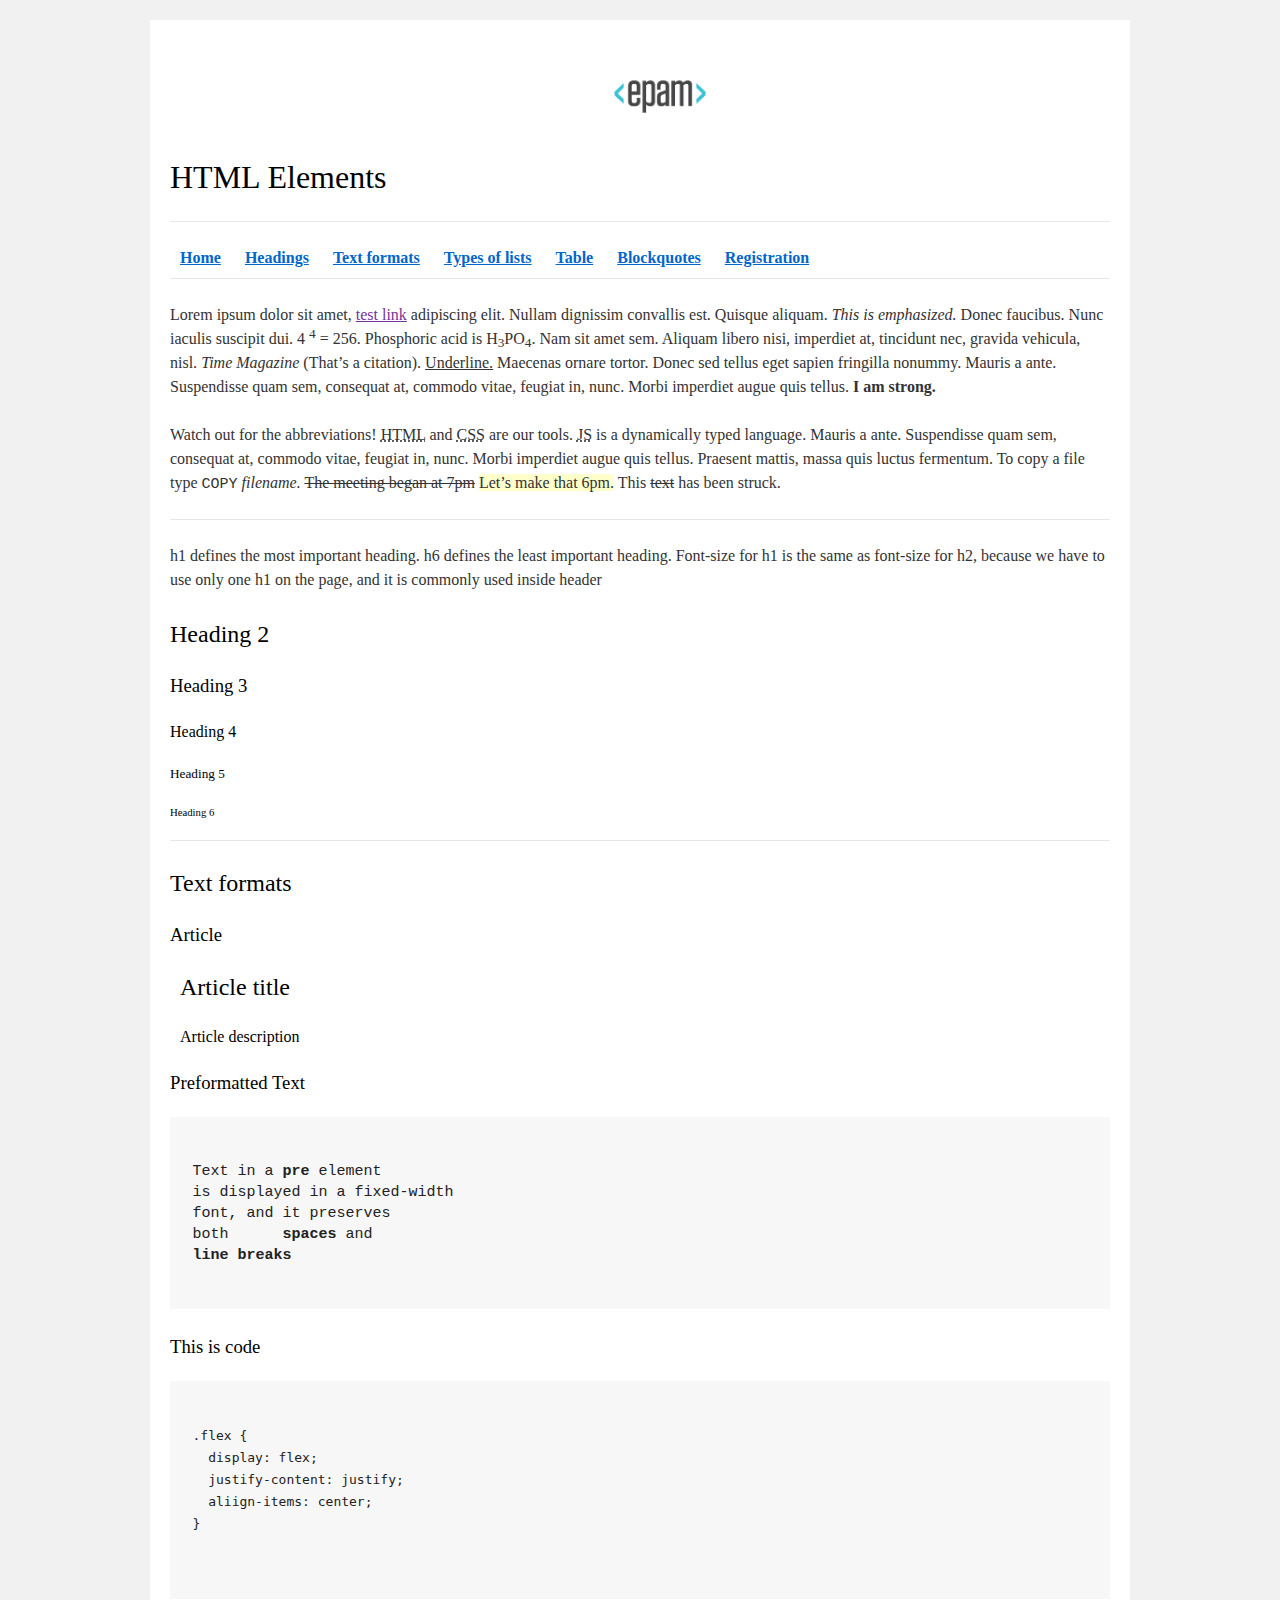
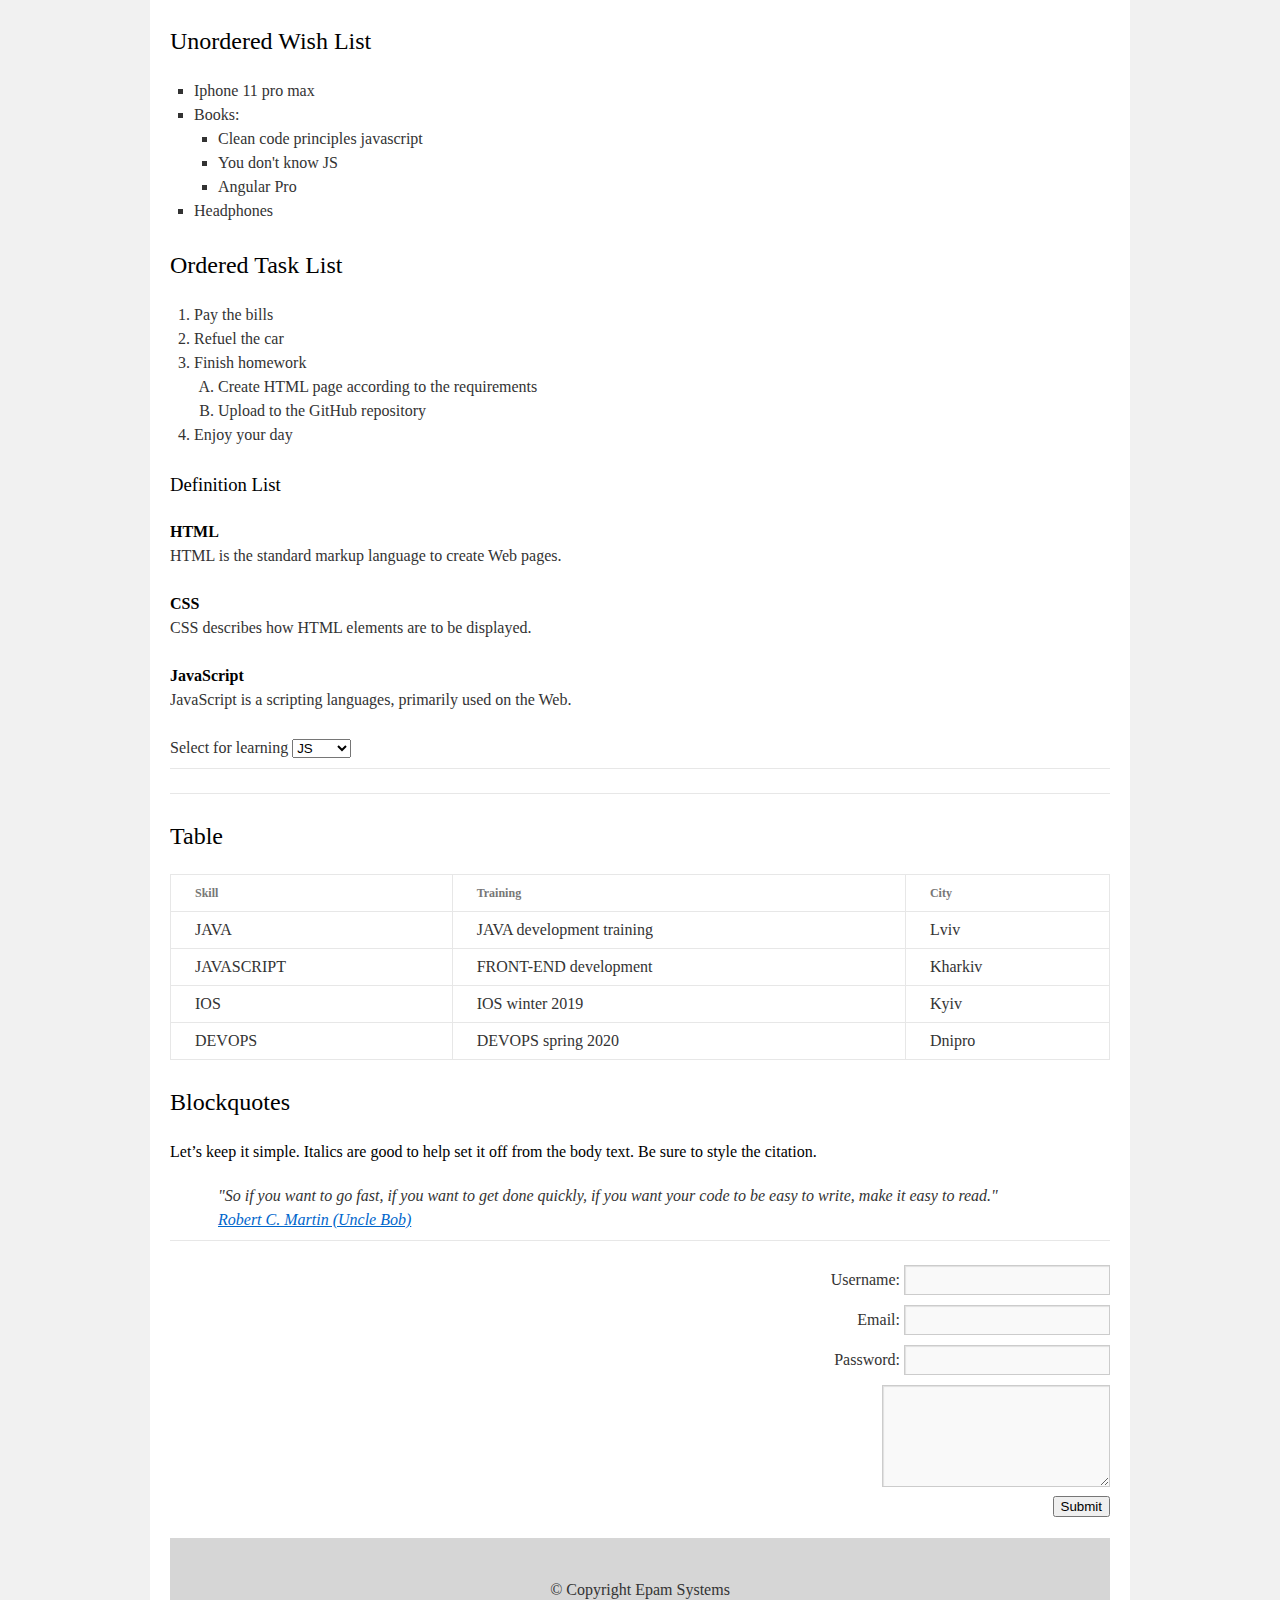
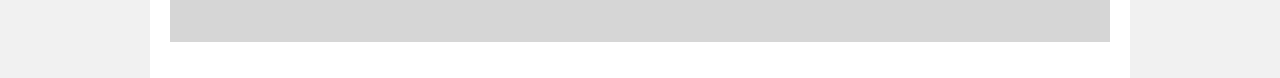
<file: Fl12_HW1/homework/index.html>
<!DOCTYPE html>
<html lang="en">

<head>
  <meta charset="utf-8">
  <title>HTML Basics</title>
  <link rel="stylesheet" href="style.css">
</head>

<body>
  <div id="wrapper">
    <div id="main">
      <div id="container">
        <div id="content" role="main">
          <header>
              <img src="logo.png" alt="epam">
              <h1>HTML Elements</h1>
              <hr>
              <nav>
                <a href="#Home"><b>Home</b></a>
                <a href="#Headings"><b>Headings</b></a>
                <a href="#TextFormats"><b>Text formats</b></a>
                <a href="#TypesOfLists"><b>Types of lists</b></a>
                <a href="#Table"><b>Table</b></a>
                <a href="#Blockquotes"><b>Blockquotes</b></a>
                <a href="#Registration"><b>Registration</b></a>
              </nav>
              <hr>
          </header>
          <div id="Home">
            <p>
              Lorem ipsum dolor sit amet,
                <a href=""> test link</a>
                adipiscing elit.
                Nullam dignissim convallis est. Quisque aliquam.
                <em>This is emphasized.</em> 
                Donec faucibus. Nunc iaculis suscipit dui. 4
                <sup>4</sup> = 256.
                Phosphoric acid is H<sub>3</sub>PO<sub>4</sub>.
                Nam sit amet sem. Aliquam libero nisi, imperdiet at, tincidunt nec, gravida vehicula, nisl.
                <em>Time Magazine</em>
                (That’s a citation).
                <u>Underline.</u>
                Maecenas ornare tortor. Donec sed tellus eget sapien fringilla nonummy. Mauris a ante. Suspendisse quam sem, consequat at, commodo vitae, feugiat in, nunc. Morbi imperdiet augue quis tellus.
                <strong>I am strong.</strong>
              </p>
              <p>
                Watch out for the abbreviations!
                <abbr title="Hyper Text Markup Language">HTML</abbr>
                and
                <abbr title="Cascading Style Sheets">CSS</abbr>
                are our tools.
                <abbr title="JavaScript">JS</abbr>
                is a dynamically typed language.
                Mauris a ante. Suspendisse quam sem, consequat at, commodo vitae, feugiat in, nunc. Morbi imperdiet augue quis tellus. Praesent mattis, massa quis luctus fermentum. To copy a file type
                <kbd>COPY</kbd>
                <em>filename.</em>
                <del>The meeting began at 7pm</del>
                <ins>Let’s make that 6pm.</ins>
                This <s>text</s> has been struck.
              </p>
          </div>
          <hr>
          <div id="Headings">
            <p>
              h1 defines the most important heading. h6 defines the least important heading. Font-size for h1 is the same as font-size for h2, because we have to use only one h1 on the page, and it is commonly used inside header
            </p>
            <h2>Heading 2</h2>
            <h3>Heading 3</h3>
            <h4>Heading 4</h4>
            <h5>Heading 5</h5>
            <h6>Heading 6</h6>
          </div>
          <hr>
          <div id="TextFormats">
            <h2>Text formats</h2>
            <h3>Article</h3>
            <article>
              <h2>Article title</h2>
              <h4>Article description</h4>
            </article>
            <h3>Preformatted Text</h3>
            <pre>

Text in a <b>pre</b> element<br>is displayed in a fixed-width<br>font, and it preserves <br>both      <b>spaces</b> and <br><b>line breaks</b>
            </pre>
            <h3>This is code</h3>
            <pre>

<code>.flex {<br>  display: flex;<br>  justify-content: justify;<br>  aliign-items: center;<br>}</code>
            
            </pre>
          </div>
          <div id="TypesOfLists">
            <h2>Unordered Wish List</h2>
            <ul>
              <li>
                Iphone 11 pro max
              </li>
              <li>
                Books:
                <ul>
                  <li>Clean code principles javascript</li>
                  <li>You don't know JS</li>
                  <li>Angular Pro</li>
                </ul>
              </li>
              <li>
                Headphones
              </li>
            </ul>
            <h2>Ordered Task List</h2>
            <ol>
              <li>Pay the bills</li>
              <li>Refuel the car</li>
              <li>
                Finish homework
                <ol>
                  <li>Create HTML page according to the requirements</li>
                  <li>Upload to the GitHub repository</li>
                </ol>
              </li>
              <li>Enjoy your day</li>
            </ol>
            <h3>Definition List</h3>
            <dl>
              <dt>HTML</dt>
              <dd>HTML is the standard markup language to create Web pages.</dd>
              <dt>CSS</dt>
              <dd>CSS describes how HTML elements are to be displayed.</dd>
              <dt>JavaScript</dt>
              <dd>JavaScript is a scripting languages, primarily used on the Web.</dd>
            </dl>
            <span>Select for learning</span>
            <select name="select">
              <option value="HTML">HTML</option>
              <option value="CSS">CSS</option>
              <option value="JavaScript" selected>JS</option>
            </select>
          </div>
          <hr>
          <hr>
          <div id="Table">
            <h2>Table</h2>
            <table>
              <thead>
                <tr>
                  <th>Skill</th>
                  <th>Training</th>
                  <th>City</th>
                </tr>
              </thead>
              <tbody>
                <tr>
                  <td>JAVA</td>
                  <td>JAVA development training</td>
                  <td>Lviv</td>
                </tr>
                <tr>
                  <td>JAVASCRIPT</td>
                  <td>FRONT-END development</td>
                  <td>Kharkiv</td>
                </tr>
                <tr>
                  <td>IOS</td>
                  <td>IOS winter 2019</td>
                  <td>Kyiv</td>
                </tr>
                <tr>
                  <td>DEVOPS</td>
                  <td>DEVOPS spring 2020</td>
                  <td>Dnipro</td>
                </tr>
              </tbody>
            </table>
          </div>
          <div id="Blockquotes">
            <h2>Blockquotes</h2>
            <h4>
              Let’s keep it simple. Italics are good to help set it off from the body text. Be sure to style the
              citation.
            </h4>
            <blockquote>
              "So if you want to go fast, if you want to get done quickly, if you want your code to be easy to write,
              make it easy to read."<br>
              <a href="https://en.wikipedia.org/wiki/Robert_C._Martin" target="blank">Robert C. Martin (Uncle Bob)</a>
            </blockquote>
          </div>
          <hr>
          <div id="Registration">
            <form>
              <label for="userName">Username:</label>
              <input type="text" id="userName"><br>
              <label for="email">Email:</label>
              <input type="email" id="email"><br>
              <label for="password">Password:</label>
              <input type="password" id="password"><br>
              <textarea cols="23" rows="4"></textarea><br>
              <button type="submit">Submit</button>
            </form>
          </div>
          <footer>
            <span>&copy; Copyright Epam Systems</span>
          </footer>
        </div>
      </div>
    </div>
  </div>
</body>

</html>
</file>
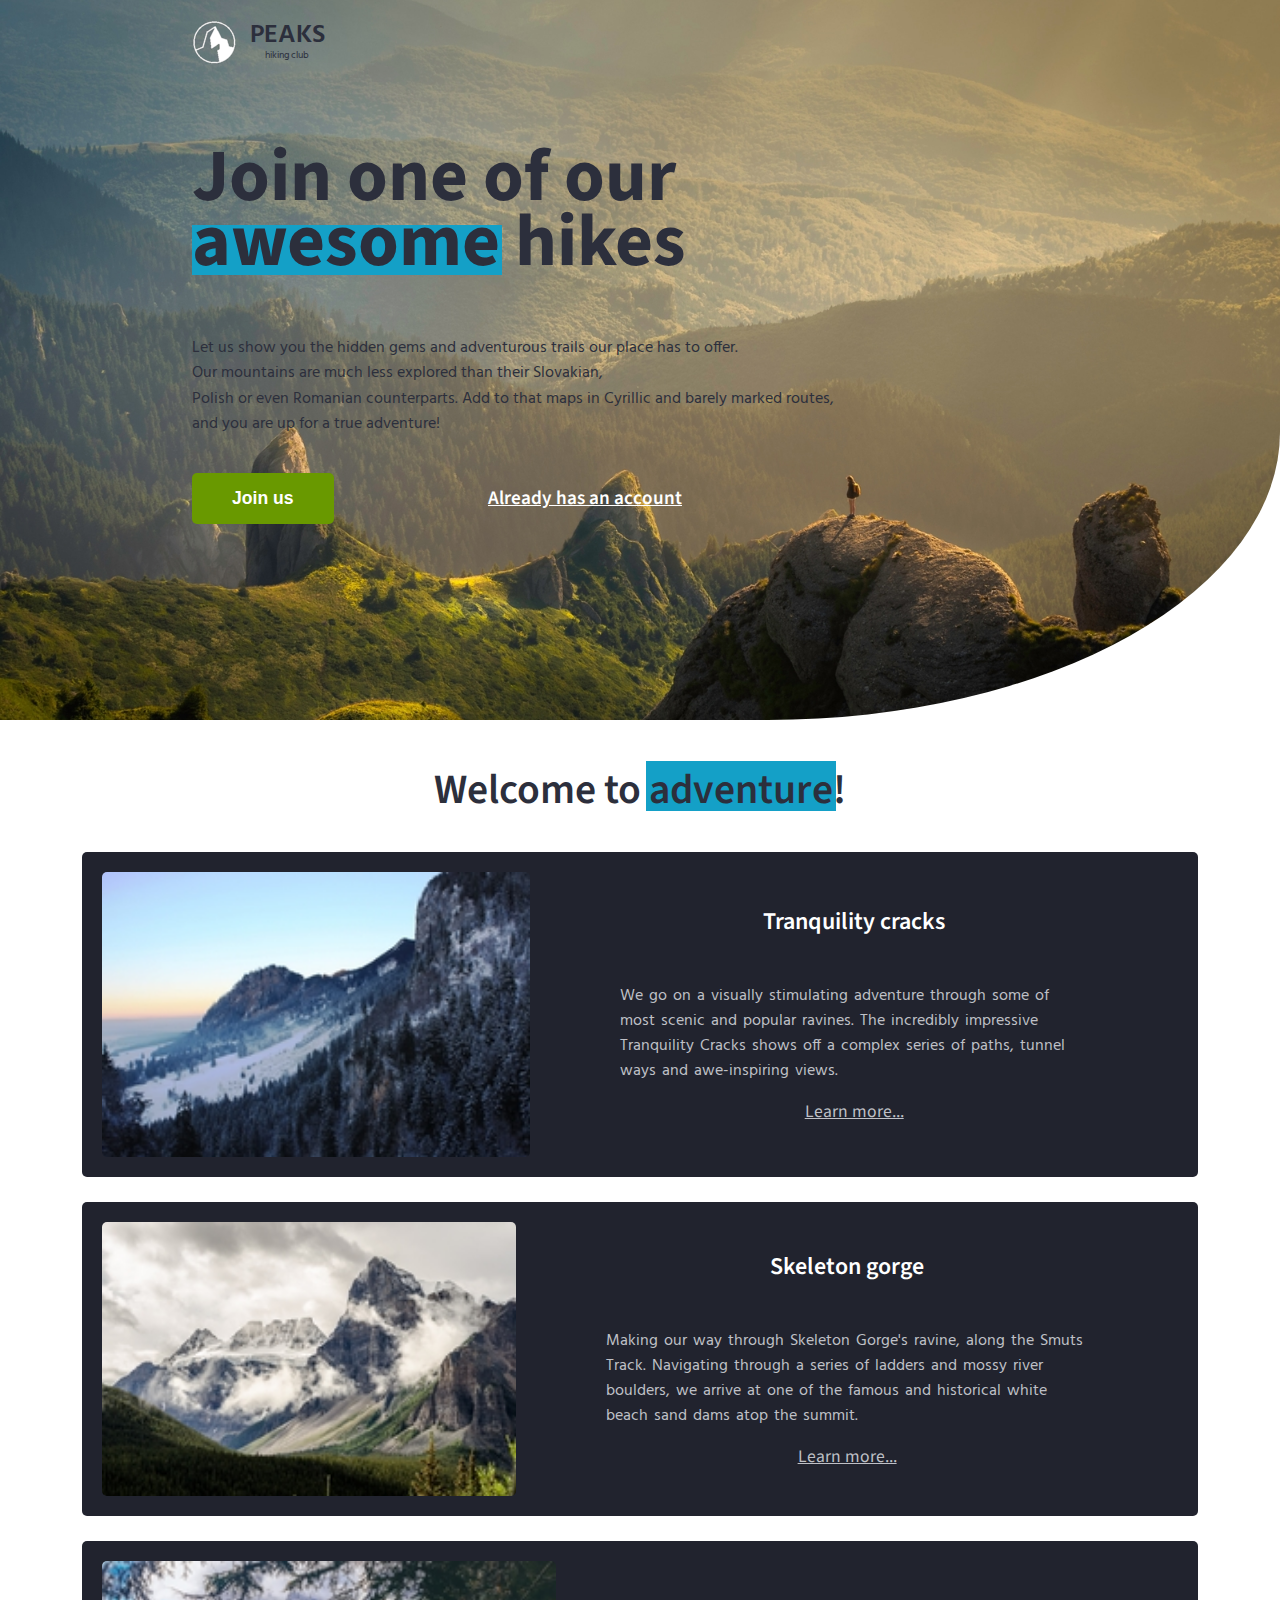
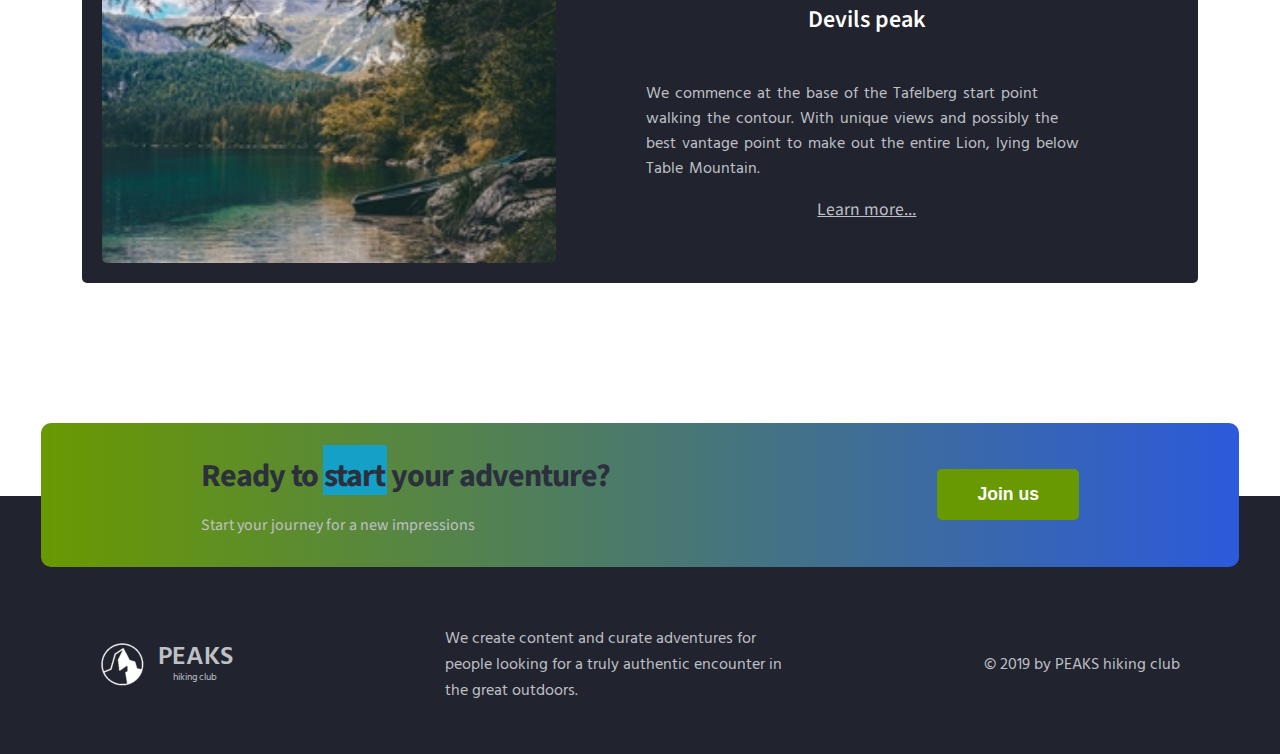
<file: FL12_HW3/homework/index.html>
<!DOCTYPE html>
<html lang="en">

<head>
    <meta charset="UTF-8">
    <meta name="viewport" content="width=device-width, initial-scale=1.0">
    <meta http-equiv="X-UA-Compatible" content="ie=edge">
    <link href="https://fonts.googleapis.com/css?family=Hind:400,600%7CSource+Sans+Pro:400,600,700%7CFresca"
          rel="stylesheet"/>

    <!-- Styles should be switched here: -->

    <link rel="stylesheet" type="text/css" href="css/style1.css">
        <!-- <link rel="stylesheet" type="text/css" href="css/style2.css"> -->

    <title>PEAKS hiking club</title>
</head>

<body>
<header class="header">
    <div class="header-wrap">
        <div class="landing-logo">
            <img src="img/m-logo.png" alt="logo"/>
            <p>PEAKS<span>hiking club</span></p>
        </div>
        <p class="header_heading">
            Join one of our awesome hikes
        </p>
        <p class="header_text">
            Let us show you the hidden gems and adventurous trails our place has to offer.
            Our mountains are much less explored than their Slovakian,
            Polish or even Romanian counterparts. Add to that maps in Cyrillic and barely marked routes,
            and you are up for a true adventure!
        </p>
        <div>
            <button class="header_button">Join us</button>
            <a href="#" class="login">Already has an account</a>
        </div>
    </div>
</header>
<main class="section">
    <p class="section_text">
        Welcome to adventure!
    </p>
    <div class="section_card_wrap">
        <div class="section_card">
            <img class="section_card_img"
                 src="img/m-1.jpg"
                 alt="experts"/>
            <div class="section_card_right_container">
                <p class="section_card_heading">
                    Tranquility cracks
                </p>
                <p class="section_card_text">
                    We go on a visually stimulating adventure through some of most scenic and popular ravines.
                    The incredibly impressive Tranquility Cracks shows off a complex series of paths, tunnel ways and
                    awe-inspiring views.
                </p>
                <a href="#" class="section_link">Learn more...</a>
            </div>
        </div>
        <div class="section_card">
            <img class="section_card_img"
                 src="img/m-2.jpg"
                 alt="content formats"/>
            <div class="section_card_right_container">
                <p class="section_card_heading">
                    Skeleton gorge
                </p>
                <p class="section_card_text">
                    Making our way through Skeleton Gorge's ravine, along the Smuts Track.
                    Navigating through a series of ladders and mossy river boulders, we arrive at one of the famous and
                    historical white beach sand dams atop the summit.
                </p>
                <a href="#" class="section_link">Learn more...</a>
            </div>
        </div>
        <div class="section_card">
            <img class="section_card_img"
                 src="img/m-3.jpg"
                 alt="certificate"/>
            <div class="section_card_right_container">
                <p class="section_card_heading">
                    Devils peak
                </p>
                <p class="section_card_text">
                    We commence at the base of the Tafelberg start point walking the contour.
                    With unique views and possibly the best vantage point to make out the entire Lion, lying below Table
                    Mountain.
                </p>
                <a href="#" class="section_link">Learn more...</a>
            </div>
        </div>
    </div>
    <div class="section_banner">
        <div class="section_banner_text_wrap">
            <p class="section_banner_heading">
                Ready to start your adventure?
            </p>
            <p class="section_banner_text">
                Start your journey for a new impressions
            </p>
        </div>
        <button class="section_banner_button">Join us</button>
    </div>
</main>
<footer class="footer">
    <div class="footer-wrap">
        <div class="footer_logo landing-logo">
            <img src="img/m-logo.png" alt="logo"/>
            <p>PEAKS<span>hiking club</span></p>
        </div>
        <p class="footer_text">
            We create content and curate adventures for people looking for a truly authentic encounter in the great
            outdoors.
        </p>
        <span class="footer-cr">
          &copy; 2019 by PEAKS hiking club
        </span>
    </div>
</footer>
</body>

</html>
</file>
<file: Fl12_HW1/homework/style.css>
html,body,div,span,applet,object,iframe,h1,h2,h3,h4,h5,h6,p,blockquote,pre,a,abbr,acronym,address,big,cite,code,del,dfn,em,font,img,ins,kbd,q,s,samp,small,strike,strong,sub,sup,tt,var,b,u,i,center,dl,dt,dd,ol,ul,li,fieldset,form,label,legend,table,caption,tbody,tfoot,thead,tr,th,td{background:transparent;border:0;margin:0;padding:0;vertical-align:baseline}body{line-height:1}h1,h2,h3,h4,h5,h6{clear:both;font-weight:normal}ol,ul{list-style:none}blockquote{quotes:none}blockquote:before,blockquote:after{content:'';content:none}del{text-decoration:line-through}table{border-collapse:collapse;border-spacing:0}a img{border:0}#container{float:left;margin:0 -240px 0 0;width:100%}#primary,#secondary{float:right;overflow:hidden;width:220px}#secondary{clear:right}#footer{clear:both;width:100%}.one-column #content{margin:0 auto;width:640px}.single-attachment #content{margin:0 auto;width:900px}body,input,textarea,.page-title span,.pingback a.url{font-family:Georgia,"Bitstream Charter",serif}h3#comments-title,h3#reply-title,#access .menu,#access div.menu ul,#cancel-comment-reply-link,.form-allowed-tags,#site-info,#site-title,#wp-calendar,.comment-meta,.comment-body tr th,.comment-body thead th,.entry-content label,.entry-content tr th,.entry-content thead th,.entry-meta,.entry-title,.entry-utility,#respond label,.navigation,.page-title,.pingback p,.reply,.widget-title,.wp-caption-text{font-family:"Helvetica Neue",Arial,Helvetica,"Nimbus Sans L",sans-serif}input[type="submit"]{font-family:"Helvetica Neue",Arial,Helvetica,"Nimbus Sans L",sans-serif}pre{font-family:"Courier 10 Pitch",Courier,monospace}code{font-family:Monaco,Consolas,"Andale Mono","DejaVu Sans Mono",monospace}#access .menu-header,div.menu,#colophon,#branding,#main,#wrapper{margin:0 auto;width:940px}#wrapper{background:#fff;margin-top:20px;padding:0 20px}#footer-widget-area{overflow:hidden}#footer-widget-area .widget-area{float:left;margin-right:20px;width:220px}#footer-widget-area #fourth{margin-right:0}#site-info{float:left;font-size:14px;font-weight:bold;width:700px}#site-generator{float:right;width:220px}body{background:#f1f1f1}body,input,textarea{color:#666;font-size:12px;line-height:18px}hr{background-color:#e7e7e7;border:0;clear:both;height:1px;margin-bottom:18px}p{margin-bottom:18px}ul{list-style:square;margin:0 0 18px 1.5em}ol{list-style:decimal;margin:0 0 18px 1.5em}ol ol{list-style:upper-alpha}ol ol ol{list-style:lower-roman}ol ol ol ol{list-style:lower-alpha}ul ul,ol ol,ul ol,ol ul{margin-bottom:0}dl{margin:0 0 24px 0}dt{font-weight:bold}dd{margin-bottom:18px}strong{font-weight:bold}cite,em,i{font-style:italic}big{font-size:131.25%}ins{background:#ffc;text-decoration:none}blockquote{font-style:italic;padding:0 3em}blockquote cite,blockquote em,blockquote i{font-style:normal}pre{background:#f7f7f7;color:#222;line-height:18px;margin-bottom:18px;overflow:auto;padding:1.5em}abbr,acronym{cursor:help}sup,sub{height:0;line-height:1;position:relative;vertical-align:baseline}sup{bottom:1ex}sub{top:.5ex}small{font-size:smaller}input{margin-bottom:10px}input[type="text"],input[type="password"],input[type="email"],input[type="url"],input[type="number"],textarea{background:#f9f9f9;border:1px solid #ccc;box-shadow:inset 1px 1px 1px rgba(0,0,0,0.1);-moz-box-shadow:inset 1px 1px 1px rgba(0,0,0,0.1);-webkit-box-shadow:inset 1px 1px 1px rgba(0,0,0,0.1);padding:2px}a:link{color:#06c}a:visited{color:#743399}a:active,a:hover{color:#ff4b33}.screen-reader-text{clip:rect(1px,1px,1px,1px);overflow:hidden;position:absolute !important;height:1px;width:1px}#header{padding:30px 0 0 0}#site-title{float:left;font-size:30px;line-height:36px;margin:0 0 18px 0;width:700px}#site-title a{color:#000;font-weight:bold;text-decoration:none}#site-description{color:#000;clear:right;float:right;font-style:italic;margin:15px 0 18px 0;opacity:.65;width:220px}#branding img{border-top:4px solid #000;border-bottom:1px solid #000;display:block;float:left}#access{background:#000;display:block;float:left;margin:0 auto;width:940px}#access .menu-header,div.menu{font-size:13px;margin-left:12px;width:928px}#access .menu-header ul,div.menu ul{list-style:none;margin:0}#access .menu-header li,div.menu li{float:left;position:relative}#access a{color:#aaa;display:block;line-height:38px;padding:0 10px;text-decoration:none}#access ul ul{box-shadow:0 3px 3px rgba(0,0,0,0.2);-moz-box-shadow:0 3px 3px rgba(0,0,0,0.2);-webkit-box-shadow:0 3px 3px rgba(0,0,0,0.2);display:none;position:absolute;top:38px;left:0;float:left;width:180px;z-index:99999}#access ul ul li{min-width:180px}#access ul ul ul{left:100%;top:0}#access ul ul a{background:#333;line-height:1em;padding:10px;width:160px;height:auto}#access li:hover>a,#access ul ul:hover>a{background:#333;color:#fff}#access ul li:hover>ul{display:block}#access ul li.current_page_item>a,#access ul li.current_page_ancestor>a,#access ul li.current-menu-ancestor>a,#access ul li.current-menu-item>a,#access ul li.current-menu-parent>a{color:#fff}* html #access ul li.current_page_item a,* html #access ul li.current_page_ancestor a,* html #access ul li.current-menu-ancestor a,* html #access ul li.current-menu-item a,* html #access ul li.current-menu-parent a,* html #access ul li a:hover{color:#fff}#main{clear:both;overflow:hidden;padding:40px 0 0 0}#content{margin-bottom:36px}#content,#content input,#content textarea{color:#333;font-size:16px;line-height:24px}#content p,#content ul,#content ol,#content dd,#content pre,#content hr{margin-bottom:24px}#content ul ul,#content ol ol,#content ul ol,#content ol ul{margin-bottom:0}#content pre,#content kbd,#content tt,#content var{font-size:15px;line-height:21px}#content code{font-size:13px}#content dt,#content th{color:#000}#content h1,#content h2,#content h3,#content h4,#content h5,#content h6{color:#000;line-height:1.5em;margin:0 0 20px 0}#content table{border:1px solid #e7e7e7;margin:0 -1px 24px 0;text-align:left;width:100%}#content tr th,#content thead th{color:#777;font-size:12px;font-weight:bold;line-height:18px;padding:9px 24px;border-right:1px solid #e7e7e7}#content tr td{border-top:1px solid #e7e7e7;padding:6px 24px;border-right:1px solid #e7e7e7}#content tr.odd td{background:#f2f7fc}.hentry{margin:0 0 48px 0}.home .sticky{background:#f2f7fc;border-top:4px solid #000;margin-left:-20px;margin-right:-20px;padding:18px 20px}.single .hentry{margin:0 0 36px 0}.page-title{color:#000;font-size:14px;font-weight:bold;margin:0 0 36px 0}.page-title span{color:#333;font-size:16px;font-style:italic;font-weight:normal}.page-title a:link,.page-title a:visited{color:#777;text-decoration:none}.page-title a:active,.page-title a:hover{color:#ff4b33}#content .entry-title{color:#000;font-size:21px;font-weight:bold;line-height:1.3em;margin-bottom:0}.entry-title a:link,.entry-title a:visited{color:#000;text-decoration:none}.entry-title a:active,.entry-title a:hover{color:#ff4b33}.entry-meta{color:#777;font-size:12px}.entry-meta abbr,.entry-utility abbr{border:0}.entry-meta abbr:hover,.entry-utility abbr:hover{border-bottom:1px dotted #666}.single-author .by-author{position:absolute !important;clip:rect(1px 1px 1px 1px);clip:rect(1px,1px,1px,1px)}.entry-content,.entry-summary{clear:both;padding:12px 0 0 0}.entry-content .more-link{white-space:nowrap}#content .entry-summary p:last-child{margin-bottom:12px}.entry-content fieldset{border:1px solid #e7e7e7;margin:0 0 24px 0;padding:24px}.entry-content fieldset legend{background:#fff;color:#000;font-weight:bold;padding:0 24px}.entry-content input{margin:0 0 24px 0}.entry-content input.file,.entry-content input.button{margin-right:24px}.entry-content label{color:#777;font-size:12px}.entry-content select{margin:0 0 24px 0}.entry-content sup,.entry-content sub{font-size:10px}.entry-content blockquote.left{float:left;margin-left:0;margin-right:24px;text-align:right;width:33%}.entry-content blockquote.right{float:right;margin-left:24px;margin-right:0;text-align:left;width:33%}.page-link{clear:both;color:#000;font-weight:bold;line-height:48px;word-spacing:.5em}.page-link a:link,.page-link a:visited{background:#f1f1f1;color:#333;font-weight:normal;padding:.5em .75em;text-decoration:none}.home .sticky .page-link a{background:#d9e8f7}.page-link a:active,.page-link a:hover{color:#ff4b33}body.page .edit-link{clear:both;display:block}#entry-author-info{background:#f2f7fc;border-top:4px solid #000;clear:both;font-size:14px;line-height:20px;margin:24px 0;overflow:hidden;padding:18px 20px}#entry-author-info #author-avatar{background:#fff;border:1px solid #e7e7e7;float:left;height:60px;margin:0 -104px 0 0;padding:11px}#entry-author-info #author-description{float:left;margin:0 0 0 104px}#entry-author-info h2{color:#000;font-size:100%;font-weight:bold;margin-bottom:0}.entry-utility{clear:both;color:#777;font-size:12px;line-height:18px}.entry-meta a,.entry-utility a{color:#777}.entry-meta a:hover,.entry-utility a:hover{color:#ff4b33}#content .video-player{padding:0}.format-standard .wp-video,.format-standard .wp-audio-shortcode,.format-audio .wp-audio-shortcode,.format-standard .video-player{margin-bottom:24px}.home #content .format-aside p,.home #content .category-asides p{font-size:14px;line-height:20px;margin-bottom:10px;margin-top:0}.format-gallery .size-thumbnail img,.category-gallery .size-thumbnail img{border:10px solid #f1f1f1;margin-bottom:0}.format-gallery .gallery-thumb,.category-gallery .gallery-thumb{float:left;margin-right:20px;margin-top:-4px}.home #content .format-gallery .entry-utility,.home #content .category-gallery .entry-utility{padding-top:4px}.attachment .entry-content .entry-caption{font-size:140%;margin-top:24px}.attachment .entry-content .nav-previous a:before{content:'\2190\00a0'}.attachment .entry-content .nav-next a:after{content:'\00a0\2192'}#content img.size-auto,#content img.size-full,#content img.size-large,#content img.size-medium,#content .entry-attachment img,#content .widget-container img{max-width:100%;height:auto}#ie8 #content img.size-auto,#ie8 #content img.size-full,#ie8 #content img.size-large,#ie8 #content img.size-medium,#ie8 #content .entry-attachment img{width:auto}.alignleft,img.alignleft{display:inline;float:left;margin-right:24px;margin-top:4px}.alignright,img.alignright{display:inline;float:right;margin-left:24px;margin-top:4px}.aligncenter,img.aligncenter{clear:both;display:block;margin-left:auto;margin-right:auto}img.alignleft,img.alignright,img.aligncenter{margin-bottom:12px}.wp-caption{background:#f1f1f1;line-height:18px;margin-bottom:20px;max-width:100%;padding:4px;text-align:center}.wp-caption img{margin:5px 5px 0;max-width:622px}.wp-caption p.wp-caption-text{color:#777;font-size:12px;margin:5px}.wp-smiley{margin:0}.gallery{margin:0 auto 18px}.gallery .gallery-item{float:left;margin-top:0;text-align:center}.gallery-columns-1 .gallery-item{width:100%}.gallery-columns-2 .gallery-item{width:50%}.gallery-columns-3 .gallery-item{width:33%}.gallery-columns-4 .gallery-item{width:25%}.gallery-columns-5 .gallery-item{width:20%}.gallery-columns-6 .gallery-item{width:16%}.gallery-columns-7 .gallery-item{width:14%}.gallery-columns-8 .gallery-item{width:12%}.gallery-columns-9 .gallery-item{width:11%}.gallery-columns-1 img{max-width:620px}.gallery-columns-2 img{max-width:288px}.gallery-columns-3 img{max-width:177px}.gallery-columns-4 img{max-width:122px}.gallery-columns-5 img{max-width:88px}.gallery-columns-6 img{max-width:66px}.gallery-columns-7 img{max-width:50px}.gallery-columns-8 img{max-width:39px}.gallery-columns-9 img{max-width:29px}.gallery-item img{height:auto}.gallery-columns-2 .attachment-medium{max-width:92%;height:auto}.gallery-columns-4 .attachment-thumbnail{max-width:84%;height:auto}.gallery .gallery-caption{color:#777;font-size:12px;margin:0 0 12px}.gallery dl{margin:0}.gallery img{border:10px solid #f1f1f1}.gallery br+br{display:none}#content .entry-attachment img{display:block;margin:0 auto}.navigation{color:#777;font-size:12px;line-height:18px;overflow:hidden}.navigation a:link,.navigation a:visited{color:#777;text-decoration:none}.navigation a:active,.navigation a:hover{color:#ff4b33}.nav-previous{float:left;width:50%}.nav-next{float:right;text-align:right;width:50%}#nav-above{margin:0 0 18px 0}#nav-above{display:none}.paged #nav-above,.single #nav-above{display:block}#nav-below{margin:-18px 0 0 0}#comments{clear:both}#comments .navigation{padding:0 0 18px 0}h3#comments-title,h3#reply-title{color:#000;font-size:20px;font-weight:bold;margin-bottom:0}h3#comments-title{padding:24px 0}.commentlist{list-style:none;margin:0}.commentlist li.comment{border-bottom:1px solid #e7e7e7;line-height:24px;margin:0 0 24px 0;padding:0 0 0 56px;position:relative}.commentlist li:last-child{border-bottom:0;margin-bottom:0}#comments .comment-body ul,#comments .comment-body ol{margin-bottom:18px}#comments .comment-body p:last-child{margin-bottom:6px}#comments .comment-body blockquote p:last-child{margin-bottom:24px}.commentlist ol{list-style:decimal}.commentlist .avatar{position:absolute;top:4px;left:0}.comment-author cite{color:#000;font-style:normal;font-weight:bold}.comment-author .says{font-style:italic}.comment-meta{font-size:12px;margin:0 0 18px 0}.comment-meta a:link,.comment-meta a:visited{color:#777;text-decoration:none}.comment-meta a:active,.comment-meta a:hover{color:#ff4b33}.commentlist .bypostauthor>div{background:#f2f7fc;border-top:4px solid #000;margin-bottom:10px;padding:10px 0 0 20px}.reply{font-size:12px;padding:0 0 24px 0}.reply a,a.comment-edit-link{color:#777}.reply a:hover,a.comment-edit-link:hover{color:#ff4b33}.commentlist .children{list-style:none;margin:0}.commentlist .children li{border:0;margin:0}.nopassword,.nocomments{display:none}#comments .pingback{border-bottom:1px solid #e7e7e7;margin-bottom:18px;padding-bottom:18px}.commentlist li.comment+li.pingback{margin-top:-6px}#comments .pingback p{color:#777;display:block;font-size:12px;line-height:18px;margin:0}#comments .pingback .url{font-size:13px;font-style:italic}input[type="submit"]{color:#333}form{text-align:right}input{width:200px}#respond{border-top:1px solid #e7e7e7;margin:24px 0;overflow:hidden;position:relative}#respond p{margin:0}#respond .comment-notes{margin-bottom:1em}.form-allowed-tags{line-height:1em}.children #respond{margin:0 48px 0 0}h3#reply-title{margin:18px 0}#comments-list #respond{margin:0 0 18px 0}#comments-list ul #respond{margin:0}#cancel-comment-reply-link{font-size:12px;font-weight:normal;line-height:18px}#respond .required{color:#ff4b33;font-weight:bold}#respond label{color:#777;font-size:12px}#respond input{margin:0 0 9px;width:98%}#respond textarea{width:98%}#respond .form-allowed-tags{color:#777;font-size:12px;line-height:18px}#respond .form-allowed-tags code{font-size:11px}#respond .form-submit{margin:12px 0}#respond .form-submit input{font-size:14px;width:auto}.widget-area ul{list-style:none;margin-left:0}.widget-area ul ul{list-style:square;margin-left:1.3em}.widget-area select{max-width:100%}.widget_search #s{width:60%}.widget_search label{display:none}.widget-container{word-wrap:break-word;-webkit-hyphens:auto;-moz-hyphens:auto;hyphens:auto;margin:0 0 18px 0}.widget-container .wp-caption img{margin:auto}.widget-container.widget_image .wp-caption{width:auto}.widget-container.widget_image .wp-caption img{margin-left:-8px}.widget-title{color:#222;font-size:14px;font-weight:bold}.widget-area a:link,.widget-area a:visited{text-decoration:none}.widget-area a:active,.widget-area a:hover{text-decoration:underline}.widget-area .entry-meta{font-size:11px}#wp_tag_cloud div{line-height:1.6em}#wp-calendar{width:100%}#wp-calendar caption{color:#222;font-size:14px;font-weight:bold;padding-bottom:4px;text-align:left}#wp-calendar thead{font-size:11px}#wp-calendar tbody{color:#aaa}#wp-calendar tbody td{background:#f5f5f5;border:1px solid #fff;padding:3px 0 2px;text-align:center}#wp-calendar tbody .pad{background:0}#wp-calendar tfoot #next{text-align:right}.widget_rss a.rsswidget{color:#000}.widget_rss a.rsswidget:hover{color:#ff4b33}.widget_rss .widget-title img{width:11px;height:11px}#main .widget-area ul{margin-left:0;padding:0 20px 0 0}#main .widget-area ul ul{border:0;margin-left:1.3em;padding:0}#main .widget-container.music-player ul{margin:0}#footer{margin-bottom:20px}#colophon{border-top:4px solid #000;margin-top:-4px;overflow:hidden;padding:18px 0}#site-info{font-weight:bold}#site-info a{color:#000;text-decoration:none}#site-generator{font-style:italic;position:relative}#site-generator a{background:url(images/wordpress.png) center left no-repeat;color:#666;display:inline-block;line-height:16px;padding-left:20px;text-decoration:none}#site-generator a:hover{text-decoration:underline}img#wpstats{display:block;margin:0 auto 10px}pre{-webkit-text-size-adjust:140%}code{-webkit-text-size-adjust:160%}#access,.entry-meta,.entry-utility,.navigation,.widget-area{-webkit-text-size-adjust:120%}#site-description{-webkit-text-size-adjust:none}@media print{body{background:none !important}#wrapper{clear:both !important;display:block !important;float:none !important;position:relative !important}#header{border-bottom:2pt solid #000;padding-bottom:18pt}#colophon{border-top:2pt solid #000}#site-title,#site-description{float:none;line-height:1.4em;margin:0;padding:0}#site-title{font-size:13pt}.entry-content{font-size:14pt;line-height:1.6em}.entry-title{font-size:21pt}#access,#branding img,#respond,.comment-edit-link,.edit-link,.navigation,.page-link,.widget-area{display:none !important}#container,#header,#footer{margin:0;width:100%}#content,.one-column #content{margin:24pt 0 0;width:100%}.wp-caption p{font-size:11pt}#site-info,#site-generator{float:none;width:auto}#colophon{width:auto}img#wpstats{display:none}#site-generator a{margin:0;padding:0}#entry-author-info{border:1px solid #e7e7e7}#main{display:inline}.home .sticky{border:0}}img{width:140px;vertical-align:middle;display:block;margin:0 auto;margin-left:calc(50% - 50px);margin-bottom:20px}nav>a{padding:10px;color:#0279c1}nav>a b:hover{color:#00527a}nav>a:visited{color:#0279c1}article{padding-left:10px}footer{margin-top:20px;padding:40px 20px;text-align:center;background:#3333}
</file>
<file: FL12_HW3/homework/css/style1.css>
*,
*::before,
*::after {
  box-sizing: border-box;
  padding: 0;
  margin: 0; }

body {
  max-width: 1920px;
  margin: 0 auto;
  background: #fff; }

  .header {
    min-height: 720px;
    background-image: url(../img/m-h-day.jpg);
    background-repeat: no-repeat;
    background-position: left center;
    background-size: cover;
    border-bottom-right-radius: 40%;
    padding-top: 20px;
    padding-left: 192px; }
    .header .header-wrap {
      max-width: 650px;
      font-family: "Hind", sans-serif; }
      .header .header-wrap .header_heading {
        font-family: "Source Sans Pro", sans-serif;
        font-weight: 700;
        font-size: 4.6em;
        margin-top: 80px;
        margin-bottom: 35px;
        line-height: 65px;
        color: #2c2f3c; }
        .header .header-wrap .header_heading::after {
          content: "";
          width: 310px;
          height: 50px;
          background-color: #14a0c7;
          bottom: 0;
          right: 340px;
          position: absolute;
          z-index: -1; }
      .header .header-wrap .header_text {
        font-size: 1em;
        line-height: 1.6;
        white-space: pre-line;
        color: #2c2f3c; }
      .header .header-wrap div:not([class]) {
        display: flex;
        align-items: center;
        flex-direction: row;
        justify-content: space-between;
        margin-top: 35px;
        max-width: 490px; }
        .header .header-wrap div:not([class]) .header_button {
          padding: 15px 40px;
          background-color: #699900;
          border: none;
          color: #fff;
          font-size: 1.1em;
          font-weight: 600;
          border-radius: 5px; }
          .header .header-wrap div:not([class]) .header_button:hover {
            background-color: #7bb300;
            cursor: pointer; }
          .header .header-wrap div:not([class]) .header_button:active {
            background-color: #8ccc00; }
          .header .header-wrap div:not([class]) .header_button:focus {
            outline: 0; }
        .header .header-wrap div:not([class]) .login {
          color: #fff;
          font-family: "Source Sans Pro", sans-serif;
          font-size: 1.2em;
          font-weight: 600; }
          .header .header-wrap div:not([class]) .login:hover {
            color: #afff00; }
  
  .header .header-wrap .header_heading, .section .section_text, .section .section_banner .section_banner_text_wrap .section_banner_heading {
    position: relative;
    z-index: 1; }

.landing-logo {
  display: flex;
  align-items: center;
  flex-direction: row; }
  .landing-logo p {
    display: flex;
    align-items: center;
    flex-direction: column;
    font-weight: 600;
    font-size: 1.6em;
    padding: 0 0.8rem;
    line-height: 25px;
    color: #2c2f3c; }
    .landing-logo p span {
      font-weight: 400;
      font-size: 0.4em;
      line-height: 15px; }

.section {
  max-width: 1198px;
  margin: 40px auto; }
  .section .section_text {
    text-align: center;
    font-size: 2.6em;
    font-family: "Source Sans Pro", sans-serif;
    font-weight: 600;
    color: #2c2f3c; }
    .section .section_text::after {
      content: "";
      width: 190px;
      height: 50px;
      background-color: #14a0c7;
      bottom: 9px;
      right: 403px;
      position: absolute;
      z-index: -1; }
  .section .section_card_wrap {
    max-width: 1116px;
    padding-top: 7px;
    margin: 0 auto; }
    .section .section_card_wrap .section_card {
        display: flex;
        align-items: center;
        flex-direction: row;
        background-color: #21232e;
        margin-top: 25px;
        padding: 20px;
        border-radius: 5px;
        font-family: "Source Sans Pro", sans-serif; }
      .section .section_card_wrap .section_card img[src$="1.jpg"] {
        width: 105%;
        border-radius: 5px; }
      .section .section_card_wrap .section_card img[src$="2.jpg"] {
        width: 105%;
        border-radius: 5px; }
      .section .section_card_wrap .section_card img[src$="3.jpg"] {
        width: 105%;
        border-radius: 5px; }
      .section .section_card_wrap .section_card .section_card_right_container {
        display: flex;
        align-items: center;
        flex-direction: column; }
        .section .section_card_wrap .section_card .section_card_right_container .section_card_heading {
          color: #fff;
          font-size: 1.5em;
          font-weight: 600;
          margin-bottom: 30px; }
        .section .section_card_wrap .section_card .section_card_right_container .section_card_text {
          color: #bfc0c6;
          font-family: "Hind", sans-serif;
          word-spacing: 2px;
          line-height: 25px;
          padding: 15px 90px; }
        .section .section_card_wrap .section_card .section_card_right_container .section_link {
          color: #bfc0c6;
          font-family: "Source Sans Pro", sans-serif;
          font-size: 1.1em;
          font-weight: 400; }
          .section .section_card_wrap .section_card .section_card_right_container .section_link:hover {
            color: #afff00; }

  .section .section_banner {
    margin-top: 140px;
    width: 100%;
    height: 144px;
    background: linear-gradient(90deg, #699900, #2c5adb);
    border-radius: 10px;
    padding: 0 160px;
    display: flex;
    align-items: center;
    flex-direction: row;
    justify-content: space-between;
    font-family: "Source Sans Pro", sans-serif; }
    .section .section_banner .section_banner_text_wrap {
      height: 80%;
      display: flex;
      align-items: flex-start;
      flex-direction: column;
      justify-content: space-evenly; }
      .section .section_banner .section_banner_text_wrap .section_banner_heading {
        color: #2c2f3c;
        font-size: 2em;
        font-weight: 700;
        letter-spacing: -1px;
        word-spacing: 1px; }
        .section .section_banner .section_banner_text_wrap .section_banner_heading::after {
          content: "";
          width: 64px;
          height: 50px;
          background-color: #14a0c7;
          bottom: 4px;
          right: 223px;
          position: absolute;
          z-index: -1; }
      .section .section_banner .section_banner_text_wrap .section_banner_text {
        color: #bfc0c6; }
    .section .section_banner .section_banner_button {
      padding: 15px 40px;
      background-color: #699900;
      border: none;
      color: #fff;
      font-size: 1.1em;
      font-weight: 600;
      border-radius: 5px; }
      .section .section_banner .section_banner_button:hover {
        background-color: #7bb300;
        cursor: pointer; }
      .section .section_banner .section_banner_button:active {
        background-color: #8ccc00; }
      .section .section_banner .section_banner_button:focus {
        outline: 0; }

.footer {
  background-color: #21232e;
  margin-top: -111px;
  color: #bfc0c6;
  position: relative;
  z-index: -1;
  padding-bottom: 50px; }
  .footer .footer-wrap {
    padding-top: 130px;
    display: flex;
    align-items: center;
    flex-direction: row;
    justify-content: space-around;
    font-family: "Hind", sans-serif; }
    .footer .footer-wrap .landing-logo p {
      color: inherit; }
    .footer .footer-wrap .footer_text {
      width: 340px; }
</file>
<file: FL12_HW3/homework/css/style2.css>
*,
*::before,
*::after {
  box-sizing: border-box;
  padding: 0;
  margin: 0; }

body {
  max-width: 1920px;
  margin: 0 auto;
  background: #21232e; }

  .header {
    min-height: 720px;
    background-image: url(../img/m-h-night.jpg);
    background-repeat: no-repeat;
    background-position: left center;
    background-size: cover;
    border-bottom-right-radius: 40%;
    padding-top: 20px;
    padding-left: 192px; }
    .header .header-wrap {
      max-width: 650px;
      font-family: "Fresca", sans-serif; }
      .header .header-wrap .header_heading {
        font-family: "Source Sans Pro", sans-serif;
        font-weight: 700;
        font-size: 4.6em;
        margin-top: 80px;
        margin-bottom: 35px;
        line-height: 65px;
        color: #fff; }
        .header .header-wrap .header_heading::after {
          content: "";
          width: 310px;
          height: 50px;
          background-color: #ff4e33;
          bottom: 0;
          right: 340px;
          position: absolute;
          z-index: -1; }
      .header .header-wrap .header_text {
        font-size: 1em;
        line-height: 1.6;
        white-space: pre-line;
        color: #fff; }
      .header .header-wrap div:not([class]) {
        display: flex;
        align-items: center;
        flex-direction: row;
        justify-content: space-between;
        margin-top: 35px;
        max-width: 490px; }
        .header .header-wrap div:not([class]) .header_button {
          padding: 15px 40px;
          background-color: #e3ac00;
          border: none;
          color: #fff;
          font-size: 1.1em;
          font-weight: 600;
          border-radius: 5px; }
          .header .header-wrap div:not([class]) .header_button:hover {
            background-color: #fdbf00;
            cursor: pointer; }
          .header .header-wrap div:not([class]) .header_button:active {
            background-color: #ffc717; }
          .header .header-wrap div:not([class]) .header_button:focus {
            outline: 0; }
        .header .header-wrap div:not([class]) .login {
          color: #fff;
          font-family: "Source Sans Pro", sans-serif;
          font-size: 1.2em;
          font-weight: 600; }
          .header .header-wrap div:not([class]) .login:hover {
            color: #ffd34a; }
  
  .header .header-wrap .header_heading, .section .section_text, .section .section_banner .section_banner_text_wrap .section_banner_heading {
    position: relative;
    z-index: 1; }

.landing-logo {
  display: flex;
  align-items: center;
  flex-direction: row; }
  .landing-logo p {
    display: flex;
    align-items: center;
    flex-direction: column;
    font-weight: 600;
    font-size: 1.6em;
    padding: 0 0.8rem;
    line-height: 25px;
    color: #fff; }
    .landing-logo p span {
      font-weight: 400;
      font-size: 0.4em;
      line-height: 15px; }

.section {
  max-width: 1198px;
  margin: 40px auto; }
  .section .section_text {
    text-align: center;
    font-size: 2.6em;
    font-family: "Source Sans Pro", sans-serif;
    font-weight: 600;
    color: #fff; }
    .section .section_text::after {
      content: "";
      width: 190px;
      height: 50px;
      background-color: #ff4e33;
      bottom: 9px;
      right: 403px;
      position: absolute;
      z-index: -1; }
  .section .section_card_wrap {
    max-width: 1116px;
    padding-top: 7px;
    margin: 0 auto; }
    .section .section_card_wrap .section_card {
      display: flex;
      align-items: center;
      flex-direction: row;
      background-color: #3b3f50;
      margin-top: 25px;
      padding: 20px;
      border-radius: 5px;
      font-family: "Source Sans Pro", sans-serif; }
      .section .section_card_wrap .section_card img[src$="1.jpg"] {
        width: 105%;
        border-radius: 5px; }
      .section .section_card_wrap .section_card img[src$="2.jpg"] {
        width: 105%;
        border-radius: 5px; }
      .section .section_card_wrap .section_card img[src$="3.jpg"] {
        width: 105%;
        border-radius: 5px; }
      .section .section_card_wrap .section_card .section_card_right_container {
        display: flex;
        align-items: center;
        flex-direction: column; }
        .section .section_card_wrap .section_card .section_card_right_container .section_card_heading {
          color: #fff;
          font-size: 1.5em;
          font-weight: 600;
          margin-bottom: 30px; }
        .section .section_card_wrap .section_card .section_card_right_container .section_card_text {
          color: #c7c5c1;
          font-family: "Fresca", sans-serif;
          word-spacing: 2px;
          line-height: 25px;
          padding: 15px 90px; }
        .section .section_card_wrap .section_card .section_card_right_container .section_link {
          color: #c7c5c1;
          font-family: "Source Sans Pro", sans-serif;
          font-size: 1.1em;
          font-weight: 400; }
          .section .section_card_wrap .section_card .section_card_right_container .section_link:hover {
            color: #ffd34a; }
  .section .section_banner {
    margin-top: 140px;
    width: 100%;
    height: 144px;
    background: linear-gradient(90deg, #e3ac00, #902d51);
    border-radius: 10px;
    padding: 0 160px;
    display: flex;
    align-items: center;
    flex-direction: row;
    justify-content: space-between;
    font-family: "Source Sans Pro", sans-serif; }
    .section .section_banner .section_banner_text_wrap {
      height: 80%;
      display: flex;
      align-items: flex-start;
      flex-direction: column;
      justify-content: space-evenly; }
      .section .section_banner .section_banner_text_wrap .section_banner_heading {
        color: #fff;
        font-size: 2em;
        font-weight: 700;
        letter-spacing: -1px;
        word-spacing: 1px; }
        .section .section_banner .section_banner_text_wrap .section_banner_heading::after {
          content: "";
          width: 64px;
          height: 50px;
          background-color: #ff4e33;
          bottom: 4px;
          right: 223px;
          position: absolute;
          z-index: -1; }
      .section .section_banner .section_banner_text_wrap .section_banner_text {
        color: #c7c5c1; }
    .section .section_banner .section_banner_button {
      padding: 15px 40px;
      background-color: #e3ac00;
      border: none;
      color: #fff;
      font-size: 1.1em;
      font-weight: 600;
      border-radius: 5px; }
      .section .section_banner .section_banner_button:hover {
        background-color: #fdbf00;
        cursor: pointer; }
      .section .section_banner .section_banner_button:active {
        background-color: #ffc717; }
      .section .section_banner .section_banner_button:focus {
        outline: 0; }

.footer {
  background-color: #3b3f50;
  margin-top: -111px;
  color: #c7c5c1;
  position: relative;
  z-index: -1;
  padding-bottom: 50px; }
  .footer .footer-wrap {
    padding-top: 130px;
    display: flex;
    align-items: center;
    flex-direction: row;
    justify-content: space-around;
    font-family: "Fresca", sans-serif; }
    .footer .footer-wrap .landing-logo p {
      color: inherit; }
    .footer .footer-wrap .footer_text {
      width: 340px; }
</file>
